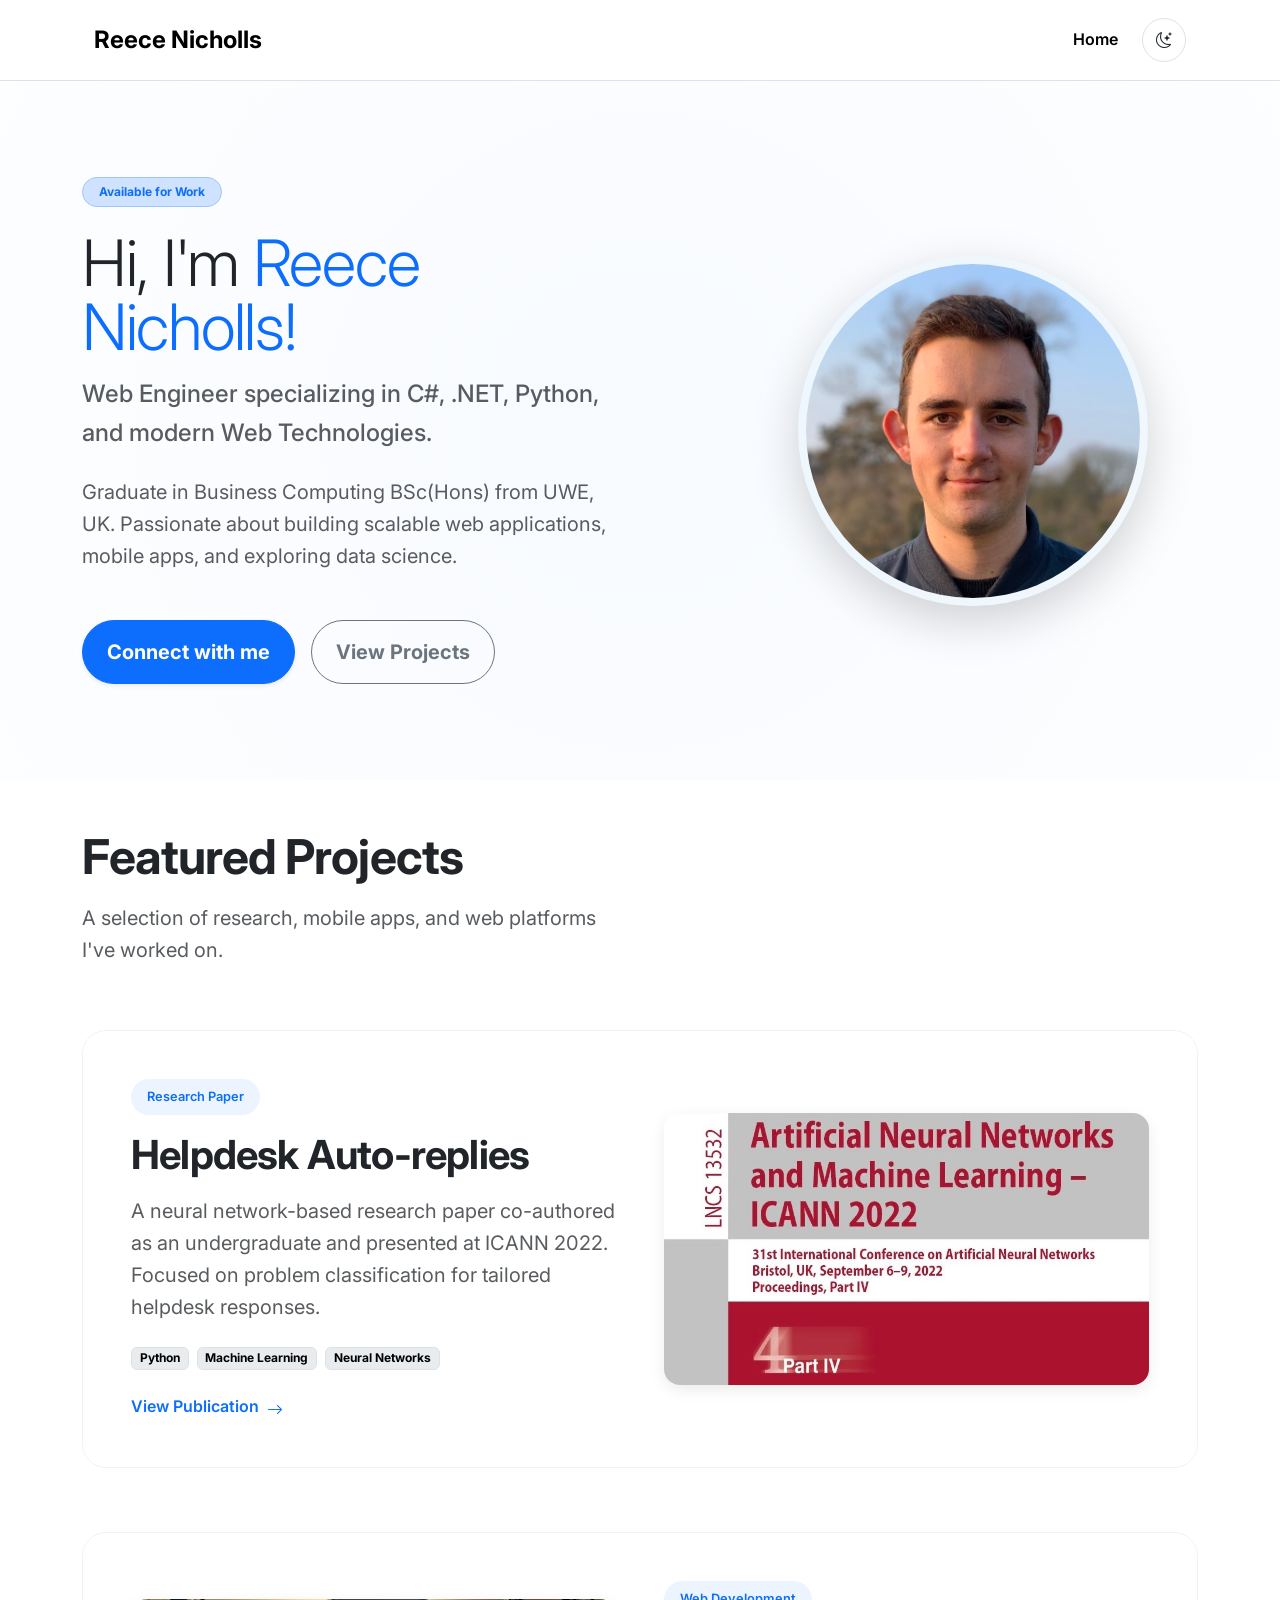
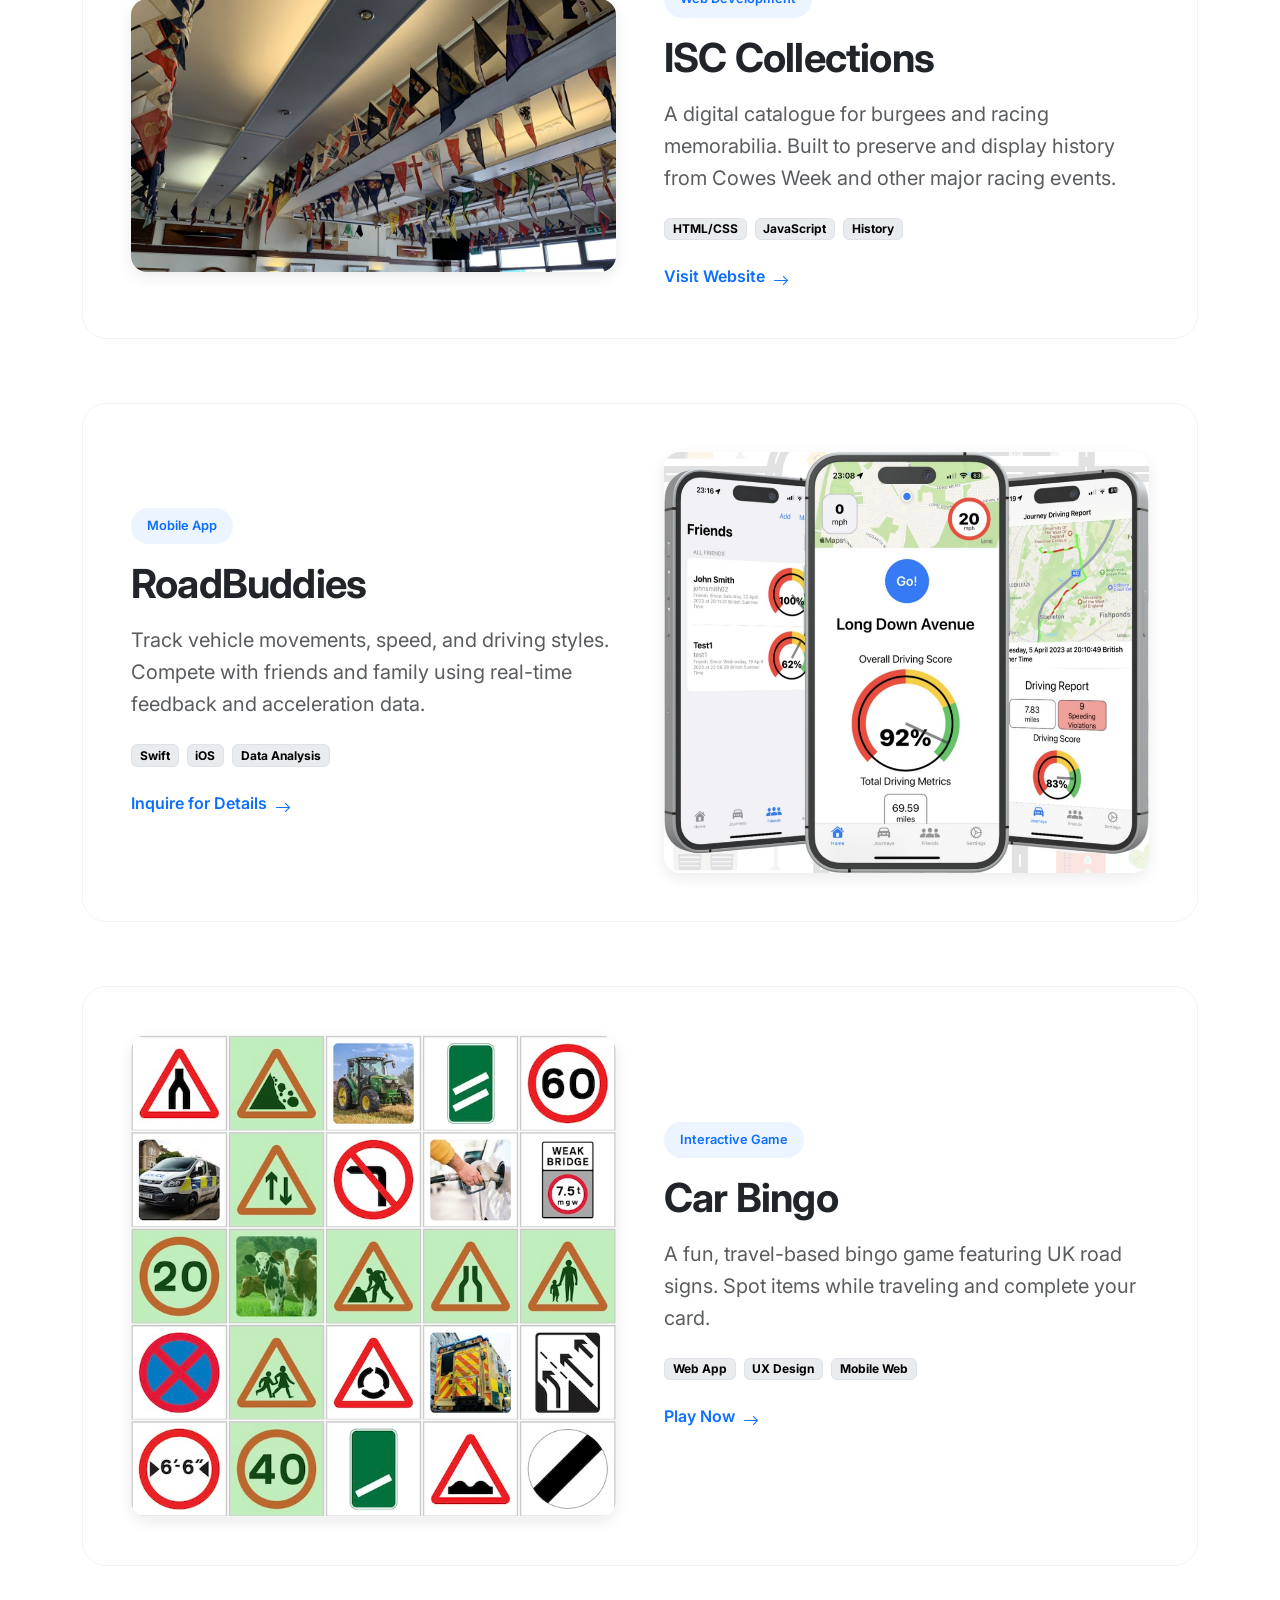
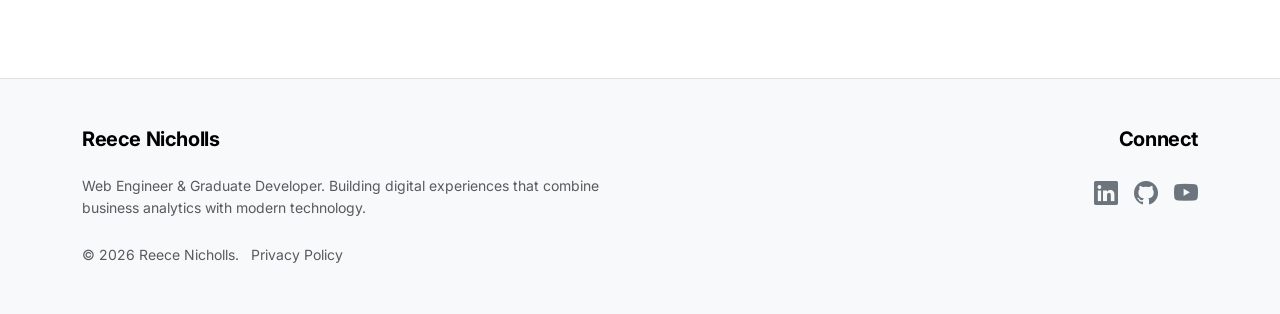
<file: index.html>
<!DOCTYPE html>
<html lang="en" data-bs-theme="light">
<head>
    <meta charset="UTF-8">
    <meta name="viewport" content="width=device-width, initial-scale=1.0">
    <title>Reece Nicholls | Portfolio</title>
    <meta name="description" content="I am a Web Engineer, with additional interests in mobile app development and data science.">
    <link rel="icon" href="./assets/favicon.ico">
    
    <!-- Fonts -->
    <link rel="preconnect" href="https://fonts.googleapis.com">
    <link rel="preconnect" href="https://fonts.gstatic.com" crossorigin>
    <link href="https://fonts.googleapis.com/css2?family=Inter:wght@300;400;500;600;700;800&display=swap" rel="stylesheet">

    <!-- Theme Logic (Inline to prevent flash) -->
    <script src="./lib/theme.js"></script>

    <!-- Styles -->
    <link href="https://cdn.jsdelivr.net/npm/bootstrap@5.3.3/dist/css/bootstrap.min.css" 
            rel="stylesheet"
            integrity="sha384-QWTKZyjpPEjISv5WaRU9OFeRpok6YctnYmDr5pNlyT2bRjXh0JMhjY6hW+ALEwIH"
            crossorigin="anonymous">
    <link rel="stylesheet" href="https://cdn.jsdelivr.net/npm/bootstrap-icons@1.11.3/font/bootstrap-icons.min.css">
    <link rel="stylesheet" href="./lib/style.css">

    <!-- Global site tag (gtag.js) - Google Analytics -->
    <script async src="https://www.googletagmanager.com/gtag/js?id=G-DVHHYHWJBS"></script>
    <script>
        window.dataLayer = window.dataLayer || [];
        function gtag(){dataLayer.push(arguments);}
        gtag('js', new Date());
        gtag('config', 'G-DVHHYHWJBS');
    </script>
</head>
<body>
    
    <nav class="navbar navbar-expand-lg bg-body sticky-top border-bottom py-3">
      <div class="container px-4">
        <a class="navbar-brand fs-4 fw-bold tracking-tighter" href="./">Reece Nicholls</a>
        
        <button class="navbar-toggler border-0" type="button" data-bs-toggle="collapse" data-bs-target="#navbarNav" aria-controls="navbarNav" aria-expanded="false" aria-label="Toggle navigation">
          <span class="navbar-toggler-icon"></span>
        </button>
        
        <div class="collapse navbar-collapse" id="navbarNav">
          <ul class="navbar-nav ms-auto align-items-center gap-2">
            <li class="nav-item">
              <a class="nav-link active fw-semibold px-3" aria-current="page" href="./">Home</a>
            </li>
            <li class="nav-item">
              <button class="btn" id="theme-btn" type="button" onclick="toggleTheme()" title="Toggle theme" aria-label="Toggle theme">
                <i class="bi bi-moon-stars"></i>
              </button>
            </li>
          </ul>
        </div>
      </div>
    </nav>

    <main>
        <div class="py-5 px-3" id="intro">
            <div class="container">
                <div class="row py-5 align-items-center">
                    <div class="col-lg-6 text-center text-lg-start mb-5 mb-lg-0">
                        <span class="badge bg-primary-subtle text-primary border border-primary-subtle rounded-pill px-3 py-2 mb-4 fw-bold">Available for Work</span>
                        <h1 class="display-3 fw-extrabold mb-3 lh-1">Hi, I'm <span class="text-primary">Reece Nicholls!</span></h1>
                        <p class="lead mb-4 fs-4 text-body-secondary fw-medium">
                            Web Engineer specializing in C#, .NET, Python, and modern Web Technologies.
                        </p>
                        <p class="fs-5 text-body-secondary mb-5">
                            Graduate in Business Computing BSc(Hons) from UWE, UK. Passionate about building scalable web applications, mobile apps, and exploring data science.
                        </p>
                        <div class="d-flex flex-wrap justify-content-center justify-content-lg-start gap-3">
                            <a href="https://www.linkedin.com/in/reece-nicholls/" class="btn btn-primary btn-lg px-4 py-3 rounded-pill fw-bold shadow-sm" target="_blank">Connect with me</a>
                            <a href="#projects" class="btn btn-outline-secondary btn-lg px-4 py-3 rounded-pill fw-bold">View Projects</a>
                        </div>
                    </div>
                    <div class="col-lg-5 offset-lg-1 text-center">
                        <img src="./assets/reece.jpg" width="350" height="350" alt="Reece Nicholls" class="img-fluid profile shadow-lg">
                    </div>
                </div>
            </div>
        </div>

        <div class="container py-5" id="projects">
            <div class="row mb-5">
                <div class="col-lg-6">
                    <h2 class="display-5 fw-bold mb-3">Featured Projects</h2>
                    <p class="fs-5 text-body-secondary">A selection of research, mobile apps, and web platforms I've worked on.</p>
                </div>
            </div>

            <!-- Project 1 -->
            <div class="project-showcase">
                <div class="row align-items-center g-5">
                    <div class="col-lg-6">
                        <div class="badge-custom mb-3">Research Paper</div>
                        <h3 class="display-6 fw-bold mb-3">Helpdesk Auto-replies</h3>
                        <p class="fs-5 text-body-secondary mb-4">
                            A neural network-based research paper co-authored as an undergraduate and presented at ICANN 2022. Focused on problem classification for tailored helpdesk responses.
                        </p>
                        <div class="d-flex flex-wrap gap-2 mb-4">
                            <span class="badge bg-body-secondary text-body-emphasis border">Python</span>
                            <span class="badge bg-body-secondary text-body-emphasis border">Machine Learning</span>
                            <span class="badge bg-body-secondary text-body-emphasis border">Neural Networks</span>
                        </div>
                        <a href="https://doi.org/10.1007/978-3-031-15937-4_37" target="_blank" class="icon-link">
                            View Publication <i class="bi bi-arrow-right"></i>
                        </a>
                    </div>
                    <div class="col-lg-6">
                        <div class="project-image-container">
                            <img class="img-fluid w-100" src="./assets/projects/ICANN.jpeg" alt="ICANN Research Paper">
                        </div>
                    </div>
                </div>
            </div>

            <!-- Project 2 -->
            <div class="project-showcase">
                <div class="row align-items-center flex-lg-row-reverse g-5">
                    <div class="col-lg-6">
                        <div class="badge-custom mb-3">Web Development</div>
                        <h3 class="display-6 fw-bold mb-3">ISC Collections</h3>
                        <p class="fs-5 text-body-secondary mb-4">
                            A digital catalogue for burgees and racing memorabilia. Built to preserve and display history from Cowes Week and other major racing events.
                        </p>
                        <div class="d-flex flex-wrap gap-2 mb-4">
                            <span class="badge bg-body-secondary text-body-emphasis border">HTML/CSS</span>
                            <span class="badge bg-body-secondary text-body-emphasis border">JavaScript</span>
                            <span class="badge bg-body-secondary text-body-emphasis border">History</span>
                        </div>
                        <a href="https://www.isccollections.org.uk" target="_blank" class="icon-link">
                            Visit Website <i class="bi bi-arrow-right"></i>
                        </a>
                    </div>
                    <div class="col-lg-6">
                        <div class="project-image-container">
                            <img class="img-fluid w-100" src="./assets/projects/bar-720.jpg" alt="ISC Collections">
                        </div>
                    </div>
                </div>
            </div>

            <!-- Project 3 -->
            <div class="project-showcase">
                <div class="row align-items-center g-5">
                    <div class="col-lg-6">
                        <div class="badge-custom mb-3">Mobile App</div>
                        <h3 class="display-6 fw-bold mb-3">RoadBuddies</h3>
                        <p class="fs-5 text-body-secondary mb-4">
                            Track vehicle movements, speed, and driving styles. Compete with friends and family using real-time feedback and acceleration data.
                        </p>
                        <div class="d-flex flex-wrap gap-2 mb-4">
                            <span class="badge bg-body-secondary text-body-emphasis border">Swift</span>
                            <span class="badge bg-body-secondary text-body-emphasis border">iOS</span>
                            <span class="badge bg-body-secondary text-body-emphasis border">Data Analysis</span>
                        </div>
                        <a href="https://www.linkedin.com/in/reece-nicholls/" target="_blank" class="icon-link">
                            Inquire for Details <i class="bi bi-arrow-right"></i>
                        </a>
                    </div>
                    <div class="col-lg-6">
                        <div class="project-image-container">
                            <img class="img-fluid w-100" src="./assets/projects/roadbuddies.jpg" alt="RoadBuddies App">
                        </div>
                    </div>
                </div>
            </div>

            <!-- Project 4 -->
            <div class="project-showcase">
                <div class="row align-items-center flex-lg-row-reverse g-5">
                    <div class="col-lg-6">
                        <div class="badge-custom mb-3">Interactive Game</div>
                        <h3 class="display-6 fw-bold mb-3">Car Bingo</h3>
                        <p class="fs-5 text-body-secondary mb-4">
                            A fun, travel-based bingo game featuring UK road signs. Spot items while traveling and complete your card.
                        </p>
                        <div class="d-flex flex-wrap gap-2 mb-4">
                            <span class="badge bg-body-secondary text-body-emphasis border">Web App</span>
                            <span class="badge bg-body-secondary text-body-emphasis border">UX Design</span>
                            <span class="badge bg-body-secondary text-body-emphasis border">Mobile Web</span>
                        </div>
                        <a href="https://carbingo.reecenicholls.co.uk" target="_blank" class="icon-link">
                            Play Now <i class="bi bi-arrow-right"></i>
                        </a>
                    </div>
                    <div class="col-lg-6">
                        <div class="project-image-container">
                            <img class="img-fluid w-100" src="./assets/projects/car-bingo.jpg" alt="Car Bingo Game">
                        </div>
                    </div>
                </div>
            </div>
        </div>
    </main>

    <footer class="bg-body-tertiary border-top py-5">
        <div class="container text-body-secondary">
            <div class="row g-4">
                <div class="col-lg-6">
                    <h4 class="h5 fw-bold mb-4 text-body-emphasis">Reece Nicholls</h4>
                    <p class="small mb-4 max-width-300">Web Engineer & Graduate Developer. Building digital experiences that combine business analytics with modern technology.</p>
                    <div class="small">
                        &copy; 2026 Reece Nicholls. <a href="./privacy.html" class="text-reset text-decoration-none ms-2">Privacy Policy</a>
                    </div>
                </div>
                <div class="col-lg-6 text-lg-end">
                    <h4 class="h5 fw-bold mb-4 text-body-emphasis">Connect</h4>
                    <div class="d-flex justify-content-lg-end gap-3 fs-4">
                        <a href="https://www.linkedin.com/in/reece-nicholls" class="text-secondary hover-primary" target="_blank" rel="noopener"><i class="bi bi-linkedin"></i></a>
                        <a href="https://github.com/ReeceNich" class="text-secondary hover-primary" target="_blank" rel="noopener"><i class="bi bi-github"></i></a>
                        <a href="https://www.youtube.com/@reecenicholls" class="text-secondary hover-primary" target="_blank" rel="noopener"><i class="bi bi-youtube"></i></a>
                    </div>
                </div>
            </div>
        </div>
    </footer>

    <!-- Scripts -->
    <script src="https://cdn.jsdelivr.net/npm/bootstrap@5.3.3/dist/js/bootstrap.bundle.min.js" integrity="sha384-YvpcrYf0tY3lHB60NNkmXc5s9fDVZLESaAA55NDzOxhy9GkcIdslK1eN7N6jIeHz" crossorigin="anonymous"></script>
    <script src="./lib/site.js"></script>
</body>
</html>
</file>
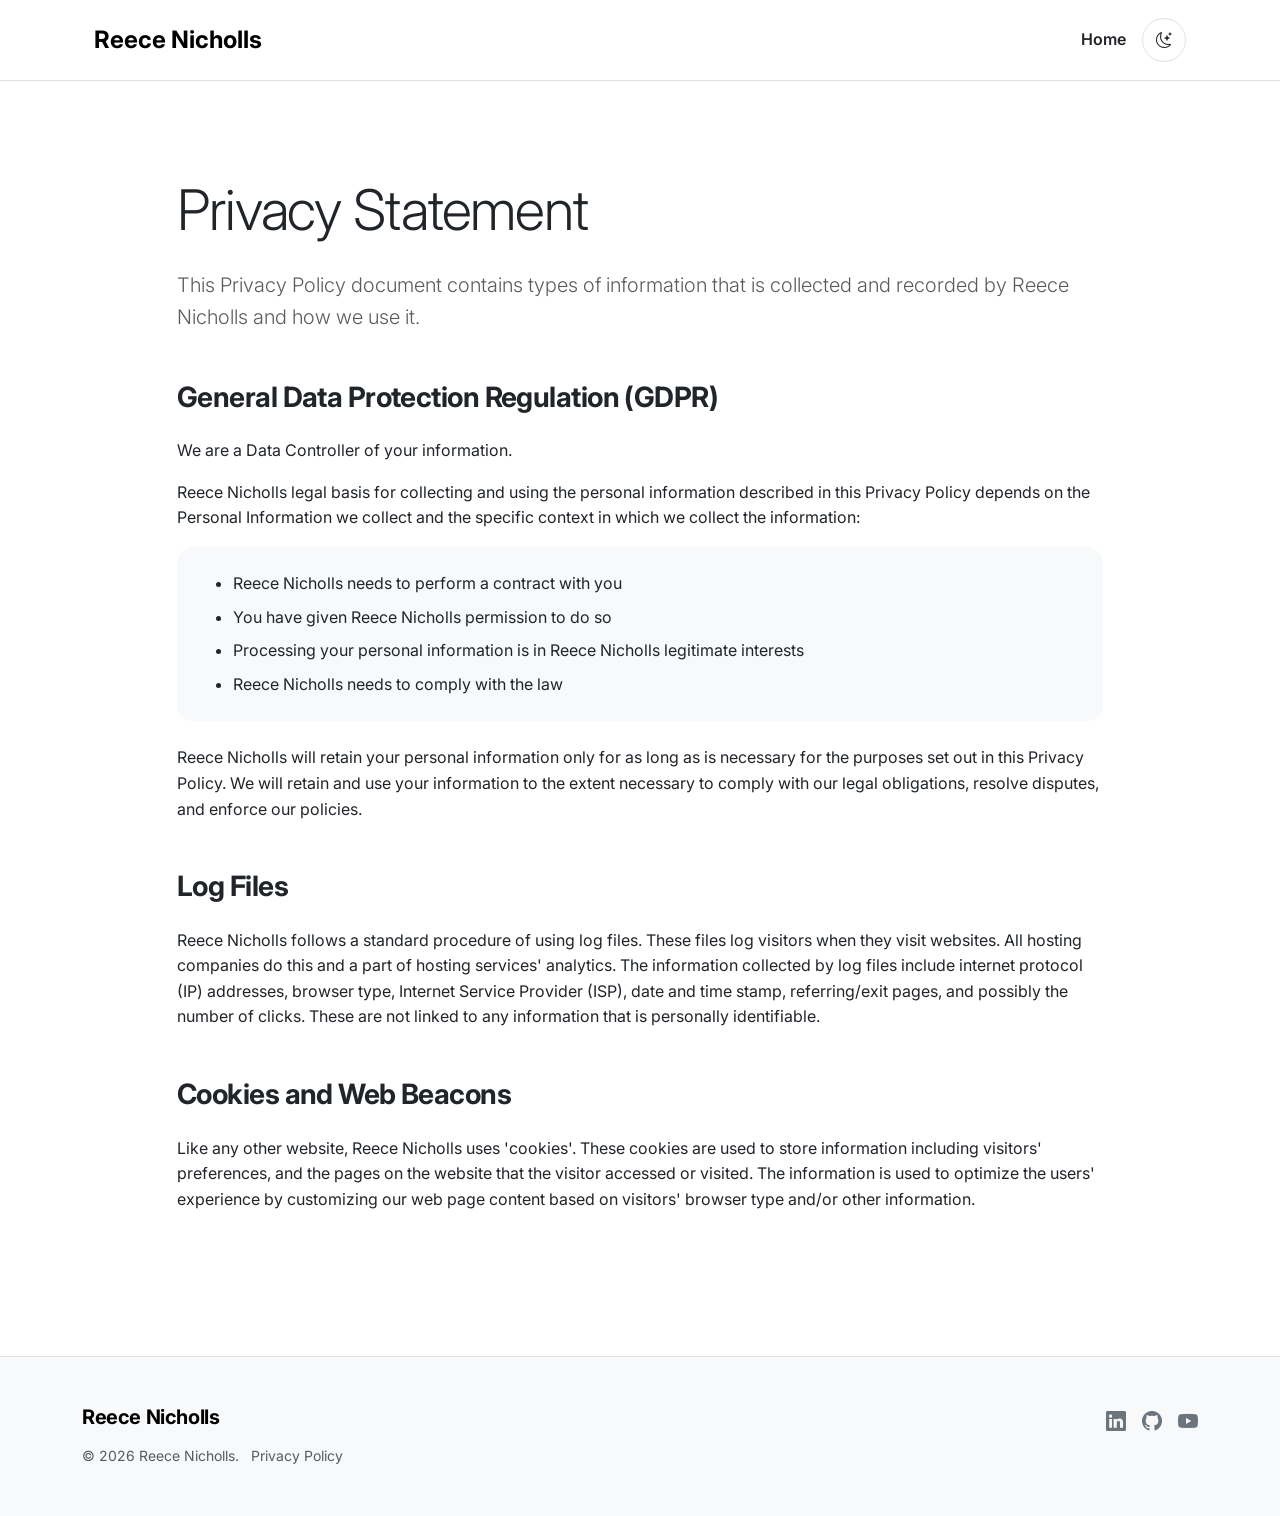
<file: privacy.html>
<!DOCTYPE html>
<html lang="en" data-bs-theme="light">
<head>
    <meta charset="UTF-8">
    <meta name="viewport" content="width=device-width, initial-scale=1.0">
    <title>Privacy Policy | Reece Nicholls</title>
    <meta name="description" content="Privacy Policy for Reece Nicholls website.">
    <link rel="icon" href="./assets/favicon.ico">
    
    <!-- Fonts -->
    <link rel="preconnect" href="https://fonts.googleapis.com">
    <link rel="preconnect" href="https://fonts.gstatic.com" crossorigin>
    <link href="https://fonts.googleapis.com/css2?family=Inter:wght@300;400;500;600;700;800&display=swap" rel="stylesheet">

    <script src="./lib/theme.js"></script>

    <link href="https://cdn.jsdelivr.net/npm/bootstrap@5.3.3/dist/css/bootstrap.min.css" 
            rel="stylesheet"
            integrity="sha384-QWTKZyjpPEjISv5WaRU9OFeRpok6YctnYmDr5pNlyT2bRjXh0JMhjY6hW+ALEwIH"
            crossorigin="anonymous">
    <link rel="stylesheet" href="https://cdn.jsdelivr.net/npm/bootstrap-icons@1.11.3/font/bootstrap-icons.min.css">
    <link rel="stylesheet" href="./lib/style.css">

    <script async src="https://www.googletagmanager.com/gtag/js?id=G-DVHHYHWJBS"></script>
    <script>
        window.dataLayer = window.dataLayer || [];
        function gtag(){dataLayer.push(arguments);}
        gtag('js', new Date());
        gtag('config', 'G-DVHHYHWJBS');
    </script>
</head>
<body>
    
    <nav class="navbar navbar-expand-lg bg-body sticky-top border-bottom py-3">
      <div class="container px-4">
        <a class="navbar-brand fs-4 fw-bold tracking-tighter" href="./">Reece Nicholls</a>
        <div class="ms-auto d-flex align-items-center gap-3">
            <a href="./" class="nav-link fw-semibold">Home</a>
            <button class="btn" id="theme-btn" type="button" onclick="toggleTheme()" title="Toggle theme" aria-label="Toggle theme">
                <i class="bi bi-moon-stars"></i>
            </button>
        </div>
      </div>
    </nav>

    <main class="py-5">
        <div class="container my-5">
            <div class="row justify-content-center">
                <div class="col-lg-10">
                    <h1 class="display-4 fw-extrabold mb-4">Privacy Statement</h1>
                    <p class="lead text-body-secondary mb-5">This Privacy Policy document contains types of information that is collected and recorded by Reece Nicholls and how we use it.</p>
                    
                    <section class="mb-5">
                        <h2 class="h3 fw-bold mb-4">General Data Protection Regulation (GDPR)</h2>
                        <p>We are a Data Controller of your information.</p>
                        <p>Reece Nicholls legal basis for collecting and using the personal information described in this Privacy Policy depends on the Personal Information we collect and the specific context in which we collect the information:</p>
                        <div class="card bg-body-tertiary border-0 rounded-4 p-4 mb-4">
                            <ul class="mb-0">
                                <li class="mb-2">Reece Nicholls needs to perform a contract with you</li>
                                <li class="mb-2">You have given Reece Nicholls permission to do so</li>
                                <li class="mb-2">Processing your personal information is in Reece Nicholls legitimate interests</li>
                                <li>Reece Nicholls needs to comply with the law</li>
                            </ul>
                        </div>
                        <p>Reece Nicholls will retain your personal information only for as long as is necessary for the purposes set out in this Privacy Policy. We will retain and use your information to the extent necessary to comply with our legal obligations, resolve disputes, and enforce our policies.</p>
                    </section>
                    
                    <section class="mb-5">
                        <h2 class="h3 fw-bold mb-4">Log Files</h2>
                        <p>Reece Nicholls follows a standard procedure of using log files. These files log visitors when they visit websites. All hosting companies do this and a part of hosting services' analytics. The information collected by log files include internet protocol (IP) addresses, browser type, Internet Service Provider (ISP), date and time stamp, referring/exit pages, and possibly the number of clicks. These are not linked to any information that is personally identifiable.</p>
                    </section>
                    
                    <section class="mb-5">
                        <h2 class="h3 fw-bold mb-4">Cookies and Web Beacons</h2>
                        <p>Like any other website, Reece Nicholls uses 'cookies'. These cookies are used to store information including visitors' preferences, and the pages on the website that the visitor accessed or visited. The information is used to optimize the users' experience by customizing our web page content based on visitors' browser type and/or other information.</p>
                    </section>
                </div>
            </div>
        </div>
    </main>

    <footer class="bg-body-tertiary border-top py-5">
        <div class="container text-body-secondary">
            <div class="row g-4 text-center text-lg-start">
                <div class="col-lg-6">
                    <h4 class="h5 fw-bold mb-3 text-body-emphasis">Reece Nicholls</h4>
                    <div class="small">
                        &copy; 2026 Reece Nicholls. <a href="./privacy.html" class="text-reset text-decoration-none ms-2">Privacy Policy</a>
                    </div>
                </div>
                <div class="col-lg-6 text-lg-end">
                    <div class="d-flex justify-content-center justify-content-lg-end gap-3 fs-5">
                        <a href="https://www.linkedin.com/in/reece-nicholls" class="text-secondary hover-primary" target="_blank" rel="noopener"><i class="bi bi-linkedin"></i></a>
                        <a href="https://github.com/ReeceNich" class="text-secondary hover-primary" target="_blank" rel="noopener"><i class="bi bi-github"></i></a>
                        <a href="https://www.youtube.com/@reecenicholls" class="text-secondary hover-primary" target="_blank" rel="noopener"><i class="bi bi-youtube"></i></a>
                    </div>
                </div>
            </div>
        </div>
    </footer>

    <script src="https://cdn.jsdelivr.net/npm/bootstrap@5.3.3/dist/js/bootstrap.bundle.min.js" integrity="sha384-YvpcrYf0tY3lHB60NNkmXc5s9fDVZLESaAA55NDzOxhy9GkcIdslK1eN7N6jIeHz" crossorigin="anonymous"></script>
    <script src="./lib/site.js"></script>
</body>
</html>
</file>
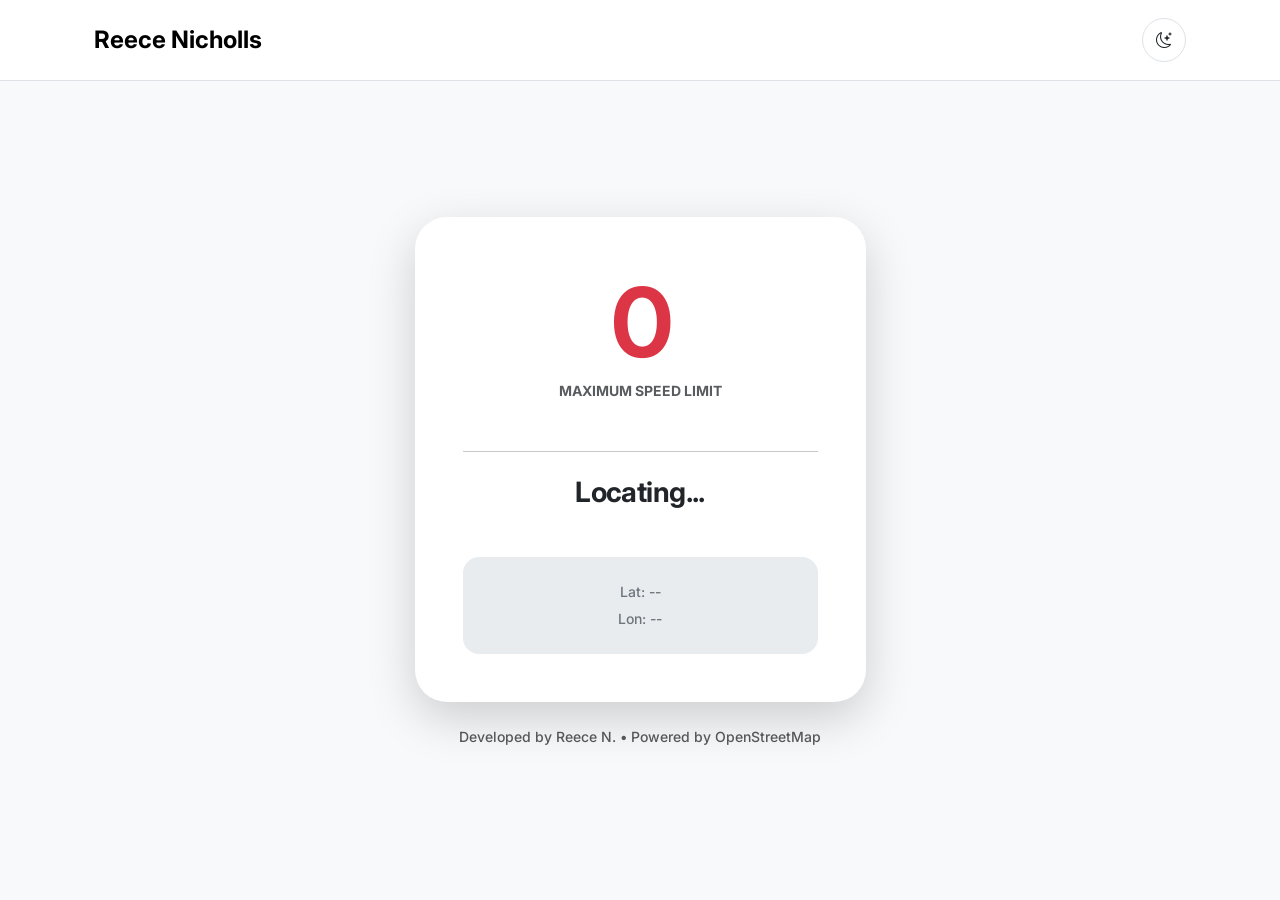
<file: speed.html>
<!DOCTYPE html>
<html lang="en" data-bs-theme="light">
<head>
    <meta charset="UTF-8">
    <meta name="viewport" content="width=device-width, initial-scale=1.0">
    <title>Speed Tracker | Reece Nicholls</title>
    <meta name="description" content="A simple speed tracker tool.">
    <link rel="icon" href="./assets/favicon.ico">
    
    <!-- Fonts -->
    <link rel="preconnect" href="https://fonts.googleapis.com">
    <link rel="preconnect" href="https://fonts.gstatic.com" crossorigin>
    <link href="https://fonts.googleapis.com/css2?family=Inter:wght@300;400;500;600;700;800&display=swap" rel="stylesheet">

    <script src="./lib/theme.js"></script>

    <link href="https://cdn.jsdelivr.net/npm/bootstrap@5.3.3/dist/css/bootstrap.min.css" 
            rel="stylesheet"
            integrity="sha384-QWTKZyjpPEjISv5WaRU9OFeRpok6YctnYmDr5pNlyT2bRjXh0JMhjY6hW+ALEwIH"
            crossorigin="anonymous">
    <link rel="stylesheet" href="https://cdn.jsdelivr.net/npm/bootstrap-icons@1.11.3/font/bootstrap-icons.min.css">
    <link rel="stylesheet" href="./lib/style.css">
</head>
<body class="d-flex flex-column min-vh-100 bg-body-tertiary">
    
    <nav class="navbar navbar-expand-lg bg-body border-bottom py-3">
      <div class="container px-4">
        <a class="navbar-brand fs-4 fw-bold tracking-tighter" href="./">Reece Nicholls</a>
        <button class="btn ms-auto" id="theme-btn" type="button" onclick="toggleTheme()" title="Toggle theme" aria-label="Toggle theme">
          <i class="bi bi-moon-stars"></i>
        </button>
      </div>
    </nav>

    <main class="flex-grow-1 d-flex align-items-center py-5">
        <div class="container">
            <div class="row justify-content-center">
                <div class="col-md-6 col-lg-5">
                    <div class="card shadow-lg border-0 rounded-5 overflow-hidden">
                        <div class="card-body p-5 text-center">
                            <h1 class="text-danger fw-extrabold mb-0" style="font-size: 6rem; letter-spacing: -0.05em;" id="maxSpeed">0</h1>
                            <p class="text-muted text-uppercase fw-bold tracking-widest small mb-5">Maximum Speed Limit</p>
                            
                            <hr class="my-4 opacity-10">

                            <div class="mb-5">
                                <h2 class="h3 fw-bold mb-2" id="streetName">Locating...</h2>
                                <p class="text-primary fw-semibold mb-0" id="ref"></p>
                            </div>

                            <div class="bg-body-secondary p-4 rounded-4 small text-secondary fw-medium">
                                <div id="latitude" class="mb-1">Lat: --</div>
                                <div id="longitude">Lon: --</div>
                            </div>
                        </div>
                    </div>
                    <p class="text-center text-muted small mt-4 fw-medium">
                        Developed by Reece N. &bull; Powered by OpenStreetMap
                    </p>
                </div>
            </div>
        </div>
    </main>

    <script>
        var maxSpeedLabel = document.getElementById('maxSpeed');
        var streetNameLabel = document.getElementById('streetName');
        var refLabel = document.getElementById('ref');
        var latitudeLabel = document.getElementById('latitude');
        var longitudeLabel = document.getElementById('longitude');
        

        var currentLocation = [0, 0];
        var speed = 0;
        var streetName = "";
        var ref = "";

        function update() {
            maxSpeedLabel.innerText = window.speed || "0";
            streetNameLabel.innerText = window.streetName || "Street Name";
            refLabel.innerText = window.ref ? "Ref: " + window.ref : "";
            latitudeLabel.innerText = "Lat: " + (currentLocation[0] ? currentLocation[0].toFixed(6) : "--");
            longitudeLabel.innerText = "Lon: " + (currentLocation[1] ? currentLocation[1].toFixed(6) : "--");
        }

        setInterval(function(){
            getLocation();
            getSpeed();
            update();
        }, 5000);

        function getSpeed() {
            if (currentLocation[0] === 0 && currentLocation[1] === 0) return;

            fetch(`https://overpass-api.de/api/interpreter?data=[out:json];way(around:15.0,${currentLocation[0]},${currentLocation[1]});out;`, {mode: 'cors'})
            .then((response) => response.json())
            .then((data) => {
                var foundSpeed = false;
                for(var i = 0; i < data['elements'].length; i++) {
                    try {
                        if(data['elements'][i]['tags']['maxspeed'] !== undefined) {
                            foundSpeed = true;
                            window.speed = data['elements'][i]['tags']['maxspeed'];
                            window.streetName = data['elements'][i]['tags']['name'] || "Unknown Road";
                            window.ref = data['elements'][i]['tags']['ref'] || "";
                            return;
                        }
                    } catch(err) {
                        console.warn(err);
                    }
                }

                if(!foundSpeed) {
                    var assumeResidential = false;
                    for(var i = 0; i < data['elements'].length; i++) {
                        try {
                            if(data['elements'][i]['tags']['highway'] == "residential" || data['elements'][i]['tags']['building'] == "residential") {
                                window.speed = "*30* mph";
                                assumeResidential = true;
                            }
                        } catch(err) {
                            console.warn(err);
                        }
                    }
                    
                    if(!assumeResidential) {
                        window.speed = "?";
                    }

                    if (data['elements'][0] && data['elements'][0]['tags']) {
                        window.streetName = data['elements'][0]['tags']['name'] || "Unknown Road";
                        window.ref = data['elements'][0]['tags']['ref'] || "";
                    }
                }
            })
            .catch((err) => console.error(err));
        }

        function getLocation() {
            var options = {
                enableHighAccuracy: true,
                timeout: 5000,
                maximumAge: 0
            };

            function success(pos) {
                var crd = pos.coords;
                window.currentLocation = [crd.latitude, crd.longitude];
            }

            function error(err) {
                console.warn(`ERROR(${err.code}): ${err.message}`);
            }

            navigator.geolocation.getCurrentPosition(success, error, options);
        }

        getLocation();
    </script>
    <script src="https://cdn.jsdelivr.net/npm/bootstrap@5.3.3/dist/js/bootstrap.bundle.min.js" integrity="sha384-YvpcrYf0tY3lHB60NNkmXc5s9fDVZLESaAA55NDzOxhy9GkcIdslK1eN7N6jIeHz" crossorigin="anonymous"></script>
    <script src="./lib/site.js"></script>
</body>
</html>
</file>
<file: lib/style.css>
@import url('https://fonts.googleapis.com/css2?family=Inter:wght@300;400;500;600;700;800&display=swap');

:root {
    --transition-speed: 0.4s;
    --card-shadow: 0 10px 30px -10px rgba(0, 0, 0, 0.1);
    --card-shadow-hover: 0 20px 40px -15px rgba(0, 0, 0, 0.2);
    --border-radius: 1.5rem;
}

[data-bs-theme="dark"] {
    --card-shadow: 0 10px 30px -10px rgba(0, 0, 0, 0.4);
    --card-shadow-hover: 0 20px 40px -15px rgba(0, 0, 0, 0.6);
}

body {
    font-family: 'Inter', -apple-system, BlinkMacSystemFont, "Segoe UI", Roboto, sans-serif;
    line-height: 1.6;
    color: var(--bs-body-color);
    background-color: var(--bs-body-bg);
    transition: background-color var(--transition-speed), color var(--transition-speed);
}

h1, h2, h3, h4, h5, h6 {
    letter-spacing: -0.02em;
    font-weight: 700;
}

.profile {
    object-fit: cover;
    border-radius: 50%;
    border: 8px solid rgba(135, 207, 235, 0.1);
    box-shadow: 0 0.5rem 2rem rgba(0, 0, 0, 0.1);
    transition: transform 0.5s ease;
}

.profile:hover {
    transform: scale(1.02) rotate(2deg);
}

#intro {
    position: relative;
    overflow: hidden;
}

/* Subtle modern background for intro */
#intro::before {
    content: '';
    position: absolute;
    top: -50%;
    left: -50%;
    width: 200%;
    height: 200%;
    background: radial-gradient(circle at center, rgba(13, 110, 253, 0.03) 0%, transparent 70%);
    z-index: -1;
}

.project-showcase {
    background: var(--bs-body-tertiary);
    border-radius: var(--border-radius);
    padding: 3rem;
    margin-bottom: 4rem;
    transition: transform var(--transition-speed) ease, box-shadow var(--transition-speed) ease;
    border: 1px solid rgba(0, 0, 0, 0.05);
}

[data-bs-theme="dark"] .project-showcase {
    border-color: rgba(255, 255, 255, 0.05);
}

.project-showcase:hover {
    transform: translateY(-8px);
    box-shadow: var(--card-shadow-hover);
}

.project-image-container {
    overflow: hidden;
    border-radius: 1rem;
    box-shadow: 0 5px 15px rgba(0, 0, 0, 0.08);
}

.project-showcase img {
    transition: transform 0.6s cubic-bezier(0.33, 1, 0.68, 1);
}

.project-showcase:hover img {
    transform: scale(1.05);
}

.icon-link {
    display: inline-flex;
    align-items: center;
    gap: 0.5rem;
    text-decoration: none;
    font-weight: 600;
    color: var(--bs-primary);
    transition: gap 0.2s ease;
}

.icon-link:hover {
    gap: 0.75rem;
    text-decoration: underline;
}

.badge-custom {
    font-size: 0.8rem;
    font-weight: 600;
    padding: 0.5rem 1rem;
    border-radius: 2rem;
    background: rgba(13, 110, 253, 0.08);
    color: var(--bs-primary);
    display: inline-block;
}

/* Custom Scrollbar */
::-webkit-scrollbar {
    width: 10px;
}
::-webkit-scrollbar-track {
    background: var(--bs-body-bg);
}
::-webkit-scrollbar-thumb {
    background: var(--bs-secondary-bg);
    border-radius: 5px;
}
::-webkit-scrollbar-thumb:hover {
    background: var(--bs-secondary);
}

/* Theme Toggle Button Styling */
#theme-btn {
    border-radius: 50%;
    width: 44px;
    height: 44px;
    padding: 0;
    display: flex;
    align-items: center;
    justify-content: center;
    border: 1px solid var(--bs-border-color);
    background: var(--bs-body-bg);
    transition: all 0.2s ease;
}

#theme-btn:hover {
    background: var(--bs-tertiary-bg);
    transform: rotate(15deg);
}
</file>
